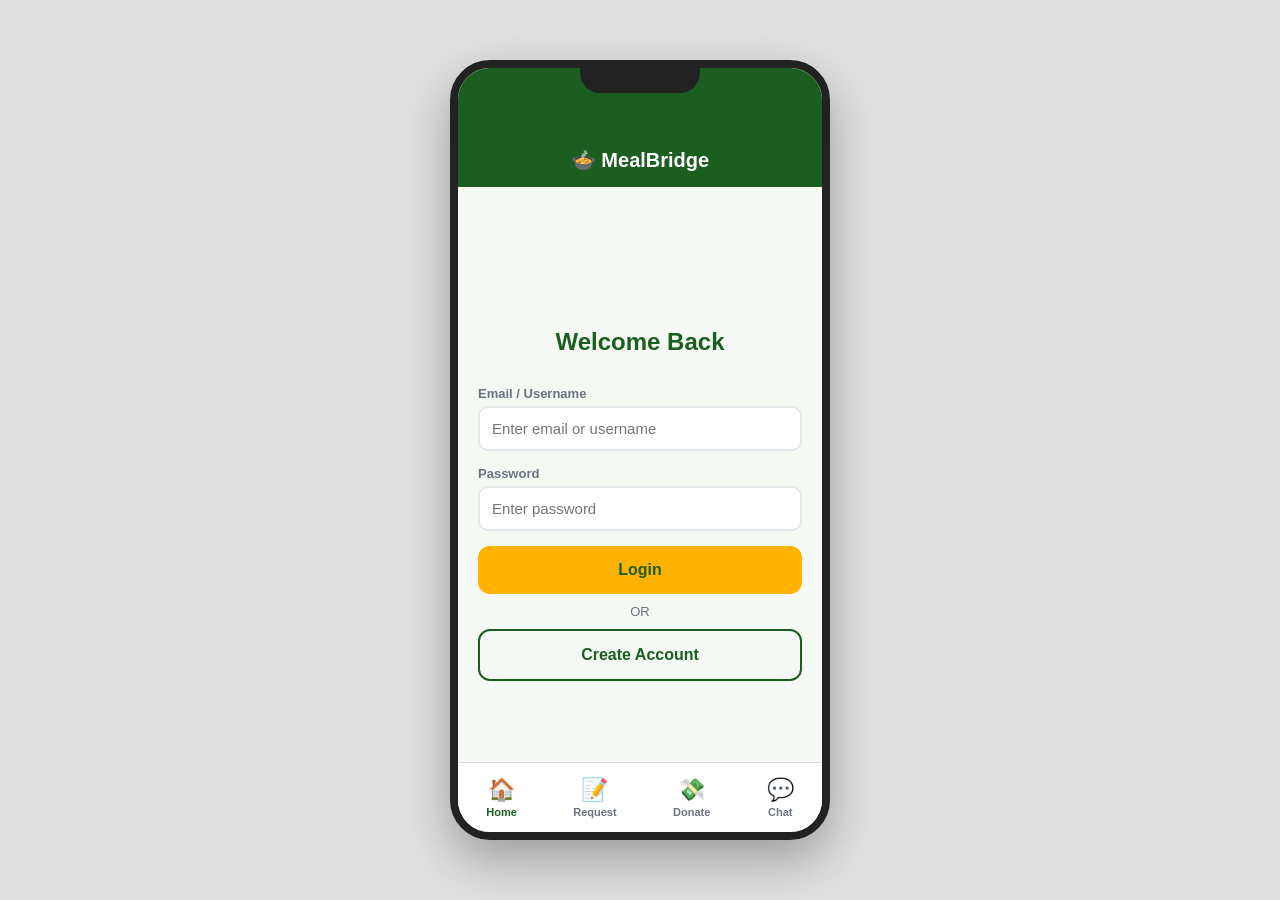
<file: src/mobile/mobile-prototype.html>
<!DOCTYPE html>
<html lang="en">
<head>
    <meta charset="UTF-8">
    <meta name="viewport" content="width=device-width, initial-scale=1.0, maximum-scale=1.0, user-scalable=no">
    <title>MealBridge Mobile App</title>
    <style>
        :root {
            --primary: #1b5e20;
            --primary-light: #2e7d32;
            --accent: #ffb300;
            --light: #f4f9f4;
            --white: #fff;
            --dark: #1f2937;
            --grey: #6b7280;
            --border: #e5e7eb;
            --shadow: 0 4px 10px rgba(0,0,0,0.1);
        }

        * { margin: 0; padding: 0; box-sizing: border-box; font-family: 'Segoe UI', Tahoma, Geneva, Verdana, sans-serif; }
        body { background: #e0e0e0; display: flex; justify-content: center; align-items: center; min-height: 100vh; }

        /* Phone Frame */
        .phone { width: 380px; height: 780px; background: var(--light); border-radius: 40px; border: 8px solid #222; overflow: hidden; position: relative; box-shadow: 0 20px 50px rgba(0,0,0,0.3); }
        .notch { width: 120px; height: 25px; background: #222; border-radius: 0 0 20px 20px; position: absolute; top: 0; left: 50%; transform: translateX(-50%); z-index: 100; }

        /* Screens */
        .screen { height: 100%; display: flex; flex-direction: column; position: absolute; top: 0; left: 0; width: 100%; transition: transform 0.3s ease-in-out; transform: translateX(100%); }
        .screen.active { transform: translateX(0); }

        /* Header */
        .header { background: var(--primary); color: white; padding: 40px 20px 15px; text-align: center; position: relative; }
        .header h2 { font-size: 20px; margin: 0; }
        .header .back { position: absolute; left: 20px; top: 40px; font-size: 24px; cursor: pointer; color: white; }

        /* Body */
        .body { flex: 1; padding: 20px; overflow-y: auto; }

        /* Components */
        .input { width: 100%; padding: 12px; border: 2px solid var(--border); border-radius: 10px; margin-bottom: 15px; font-size: 15px; background: var(--white); }
        .label { display: block; font-size: 13px; font-weight: bold; color: var(--grey); margin-bottom: 5px; }
        .btn { width: 100%; background: var(--accent); color: var(--primary); border: none; padding: 15px; border-radius: 12px; font-size: 16px; font-weight: bold; cursor: pointer; margin-bottom: 10px; transition: 0.3s; }
        .btn:active { transform: scale(0.98); }
        .btn-primary { background: var(--primary); color: white; }
        .btn-outline { background: transparent; border: 2px solid var(--primary); color: var(--primary); }

        /* Cards */
        .card { background: white; padding: 15px; border-radius: 15px; box-shadow: var(--shadow); margin-bottom: 15px; }
        .card h4 { color: var(--primary); margin: 0 0 5px; }
        .card p { color: var(--grey); font-size: 13px; margin: 0; }

        /* Stats */
        .stat { background: white; padding: 20px; border-radius: 15px; text-align: center; box-shadow: var(--shadow); }
        .stat h3 { color: var(--primary); font-size: 28px; margin: 0; }
        .stat p { color: var(--grey); font-size: 12px; margin-top: 5px; }

        /* Chat */
        .chat-body { flex: 1; display: flex; flex-direction: column; gap: 10px; padding: 15px; overflow-y: auto; background: #f0f0f0; }
        .bubble { padding: 12px 15px; border-radius: 15px; max-width: 80%; font-size: 14px; line-height: 1.5; }
        .bubble.bot { background: white; align-self: flex-start; box-shadow: var(--shadow); }
        .bubble.user { background: var(--primary); color: white; align-self: flex-end; }
        .chat-input-row { display: flex; gap: 10px; padding: 15px; background: white; border-top: 1px solid #ddd; }
        .chat-input-row input { flex: 1; padding: 12px; border: 2px solid #ddd; border-radius: 25px; font-size: 14px; }
        .chat-input-row button { background: var(--primary); color: white; border: none; border-radius: 25px; padding: 0 20px; font-size: 14px; font-weight: bold; }

        /* Bottom Nav */
        .bottom-nav { position: absolute; bottom: 0; left: 0; right: 0; height: 70px; background: white; display: flex; justify-content: space-around; align-items: center; border-top: 1px solid #ddd; z-index: 100; }
        .nav-item { display: flex; flex-direction: column; align-items: center; font-size: 11px; color: var(--grey); cursor: pointer; font-weight: bold; }
        .nav-item.active { color: var(--primary); }
        .nav-item i { font-size: 22px; font-style: normal; margin-bottom: 3px; }
        
        /* Alerts */
        .alert { padding: 12px; border-radius: 10px; text-align: center; font-weight: bold; margin-bottom: 15px; display: none; }
        .alert.success { background: #d4edda; color: #155724; }
        .alert.error { background: #f8d7da; color: #721c24; }

        /* Admin Hidden */
        #adminScreen { display: none; }
    </style>
</head>
<body>

    <!-- The Phone -->
    <div class="phone">
        <div class="notch"></div>

        <!-- Screen 1: Splash / Login -->
        <div class="screen active" id="loginScreen">
            <div class="header" style="padding-top: 80px;"><h2>🍲 MealBridge</h2></div>
            <div class="body" style="display:flex; flex-direction:column; justify-content:center;">
                <h2 style="text-align:center; color: var(--primary); margin-bottom: 30px;">Welcome Back</h2>
                
                <label class="label">Email / Username</label>
                <input class="input" id="loginUser" placeholder="Enter email or username">
                <label class="label">Password</label>
                <input class="input" type="password" id="loginPass" placeholder="Enter password">
                
                <button class="btn" onclick="login()">Login</button>
                <div style="text-align:center; font-size:13px; color:var(--grey); margin-bottom:10px;">OR</div>
                <button class="btn btn-outline" onclick="goTo('signupScreen')">Create Account</button>
                
                <div id="loginMsg" class="alert error" style="margin-top: 15px;"></div>
            </div>
        </div>

        <!-- Screen 2: Signup -->
        <div class="screen" id="signupScreen">
            <div class="header"><span class="back" onclick="goTo('loginScreen')">←</span><h2>Sign Up</h2></div>
            <div class="body">
                <label class="label">Full Name</label>
                <input class="input" id="signupName" placeholder="Enter full name">
                <label class="label">Email</label>
                <input class="input" id="signupEmail" placeholder="Enter email">
                <label class="label">Password</label>
                <input class="input" type="password" id="signupPass" placeholder="Create password">
                
                <button class="btn btn-primary" onclick="signup()">Create Account</button>
                <div id="signupMsg" class="alert error"></div>
            </div>
        </div>

        <!-- Screen 3: Home Dashboard (Main) -->
        <div class="screen" id="homeScreen">
            <div class="header"><h2>Home</h2></div>
            <div class="body" style="padding-bottom: 80px;">
                <div class="card">
                    <h4>📢 Announcement</h4>
                    <p>Food parcels ready for collection this Saturday!</p>
                </div>
                <div class="card">
                    <h4>📅 Next Event</h4>
                    <p>14 Nov: Community Food Drive</p>
                </div>
                <div style="display:grid; grid-template-columns:1fr 1fr; gap:10px; margin-top: 20px;">
                    <div class="stat"><h3>5,000+</h3><p>Meals Served</p></div>
                    <div class="stat"><h3>100+</h3><p>Volunteers</p></div>
                </div>
                
                <button class="btn" style="margin-top: 20px;" onclick="goTo('requestScreen')">Request Food Now</button>
                <button class="btn btn-primary" onclick="goTo('donateScreen')">Make a Donation</button>
            </div>
        </div>

        <!-- Screen 4: Request Food -->
        <div class="screen" id="requestScreen">
            <div class="header"><span class="back" onclick="goTo('homeScreen')">←</span><h2>Request Food</h2></div>
            <div class="body">
                <label class="label">Full Name</label>
                <input class="input" id="reqName" placeholder="Enter name">
                <label class="label">Household Size</label>
                <input class="input" type="number" id="reqPeople" placeholder="No. of people">
                <label class="label">Details</label>
                <textarea class="input" id="reqDetails" rows="3" placeholder="Brief description"></textarea>
                
                <button class="btn btn-primary" onclick="submitRequest()">Submit Request</button>
                <div id="requestMsg" class="alert success"></div>
            </div>
        </div>

        <!-- Screen 5: Donate -->
        <div class="screen" id="donateScreen">
            <div class="header"><span class="back" onclick="goTo('homeScreen')">←</span><h2>Donate</h2></div>
            <div class="body">
                <div class="card">
                    <h4>💸 Money</h4>
                    <div style="display:flex; gap:5px; margin-bottom:10px;">
                        <button class="btn" style="flex:1;" onclick="donateMoney(50)">R50</button>
                        <button class="btn" style="flex:1;" onclick="donateMoney(100)">R100</button>
                        <button class="btn" style="flex:1;" onclick="donateMoney(250)">R250</button>
                    </div>
                    <button class="btn btn-primary" onclick="donateMoney(document.getElementById('customAmt').value)">Donate</button>
                    <input class="input" id="customAmt" type="number" placeholder="Custom amount">
                </div>
                <div class="card">
                    <h4>📦 Goods</h4>
                    <label class="label">Goods Description</label>
                    <input class="input" id="goodsDesc" placeholder="e.g. 20kg Rice">
                    <label class="label">Address</label>
                    <input class="input" id="goodsAddress" placeholder="Where to collect?">
                    <button class="btn" onclick="donateGoods()">Donate Goods</button>
                </div>
                <div id="donateMsg" class="alert success"></div>
            </div>
        </div>

        <!-- Screen 6: Chatbot -->
        <div class="screen" id="chatScreen">
            <div class="header"><span class="back" onclick="goTo('homeScreen')">←</span><h2>🤖 AI Assistant</h2></div>
            <div class="chat-body" id="chatBody">
                <div class="bubble bot">Hello! How can I help you today?</div>
            </div>
            <div class="chat-input-row">
                <input type="text" id="chatInput" placeholder="Type a message...">
                <button onclick="sendMessage()">Send</button>
            </div>
        </div>

        <!-- Hidden Admin Screen -->
        <div class="screen" id="adminScreen">
            <div class="header"><h2>Admin Dashboard</h2></div>
            <div class="body">
                <div class="card"><h4>Recent Requests</h4><p id="adminRequests">None yet.</p></div>
                <div class="card"><h4>Donations</h4><p id="adminDonations">None yet.</p></div>
                <button class="btn btn-primary" onclick="logout()">Logout</button>
            </div>
        </div>

        <!-- Bottom Nav (Visible on Home) -->
        <div class="bottom-nav">
            <div class="nav-item active" onclick="goTo('homeScreen')"><i>🏠</i>Home</div>
            <div class="nav-item" onclick="goTo('requestScreen')"><i>📝</i>Request</div>
            <div class="nav-item" onclick="goTo('donateScreen')"><i>💸</i>Donate</div>
            <div class="nav-item" onclick="goTo('chatScreen')"><i>💬</i>Chat</div>
        </div>

    </div>

    <!-- JavaScript Logic -->
    <script>
        let users = [];
        let requests = [];
        let donations = [];

        function goTo(id) {
            document.querySelectorAll('.screen').forEach(s => s.classList.remove('active'));
            document.getElementById(id).classList.add('active');
        }

        function login() {
            const user = document.getElementById('loginUser').value.trim();
            const pass = document.getElementById('loginPass').value.trim();
            const msg = document.getElementById('loginMsg');

            if (user.toLowerCase() === 'admin' && pass === 'admin123') {
                document.getElementById('loginMsg').style.display = 'none';
                document.getElementById('adminScreen').style.display = 'flex';
                goTo('adminScreen');
                return;
            }

            if (users.length > 0) {
                const validUser = users.find(u => u.email === user && u.pass === pass);
                if (validUser) {
                    msg.innerText = "Login successful!";
                    msg.className = "alert success";
                    setTimeout(() => goTo('homeScreen'), 500);
                } else {
                    msg.innerText = "Invalid credentials. Please try again.";
                    msg.className = "alert error";
                    msg.style.display = 'block';
                }
            } else {
                msg.innerText = "No account found. Please create one.";
                msg.className = "alert error";
                msg.style.display = 'block';
            }
        }

        function signup() {
            const name = document.getElementById('signupName').value.trim();
            const email = document.getElementById('signupEmail').value.trim();
            const pass = document.getElementById('signupPass').value.trim();
            const msg = document.getElementById('signupMsg');

            if (!name || !email || !pass) {
                msg.innerText = "Please fill in all fields.";
                msg.className = "alert error";
                msg.style.display = 'block';
                return;
            }

            users.push({ name, email, pass });
            msg.innerText = "Account created! Please login.";
            msg.className = "alert success";
            setTimeout(() => {
                msg.style.display = 'none';
                goTo('loginScreen');
            }, 1000);
        }

        function submitRequest() {
            const name = document.getElementById('reqName').value.trim();
            const people = document.getElementById('reqPeople').value;
            const details = document.getElementById('reqDetails').value.trim();
            const msg = document.getElementById('requestMsg');

            if (!name || !people) {
                msg.innerText = "Please fill in all required fields.";
                msg.className = "alert error";
                msg.style.display = 'block';
                return;
            }

            requests.push({ name, people, details });
            document.getElementById('reqName').value = '';
            document.getElementById('reqPeople').value = '';
            document.getElementById('reqDetails').value = '';
            
            msg.innerText = "✅ Request submitted successfully!";
            msg.className = "alert success";
            msg.style.display = 'block';
            setTimeout(() => msg.style.display = 'none', 3000);
        }

        function donateMoney(amount) {
            if (!amount || amount == "0") {
                alert("Please enter a valid amount.");
                return;
            }
            donations.push({ type: 'Money', amount: 'R' + amount });
            document.getElementById('customAmt').value = '';
            alert(`Thank you for donating R${amount}!`);
        }

        function donateGoods() {
            const desc = document.getElementById('goodsDesc').value.trim();
            const addr = document.getElementById('goodsAddress').value.trim();
            if (!desc || !addr) {
                alert("Please fill in goods description and address.");
                return;
            }
            donations.push({ type: 'Goods', amount: desc });
            document.getElementById('goodsDesc').value = '';
            document.getElementById('goodsAddress').value = '';
            alert("Thank you! We will contact you for collection.");
        }

        function sendMessage() {
            const input = document.getElementById('chatInput');
            const message = input.value.trim();
            if (!message) return;
            
            const chatBody = document.getElementById('chatBody');
            chatBody.innerHTML += `<div class="bubble user">${message}</div>`;
            input.value = '';
            
            setTimeout(() => {
                let botReply = "I'm not sure. Please contact us.";
                const lowerMsg = message.toLowerCase();
                if (lowerMsg.includes('donate') || lowerMsg.includes('money')) botReply = "You can donate money via the Donate tab! Thank you!";
                else if (lowerMsg.includes('event') || lowerMsg.includes('outreach')) botReply = "Our next event is on 14 November!";
                else if (lowerMsg.includes('food') || lowerMsg.includes('request')) botReply = "Please use the Request tab to submit a food request.";
                else if (lowerMsg.includes('hi') || lowerMsg.includes('hello')) botReply = "Hello! How can I assist you today?";
                
                chatBody.innerHTML += `<div class="bubble bot">${botReply}</div>`;
                chatBody.scrollTop = chatBody.scrollHeight;
            }, 1000);
        }

        function logout() {
            document.getElementById('adminScreen').style.display = 'none';
            goTo('loginScreen');
        }
    </script>
</body>
</html>
</file>
